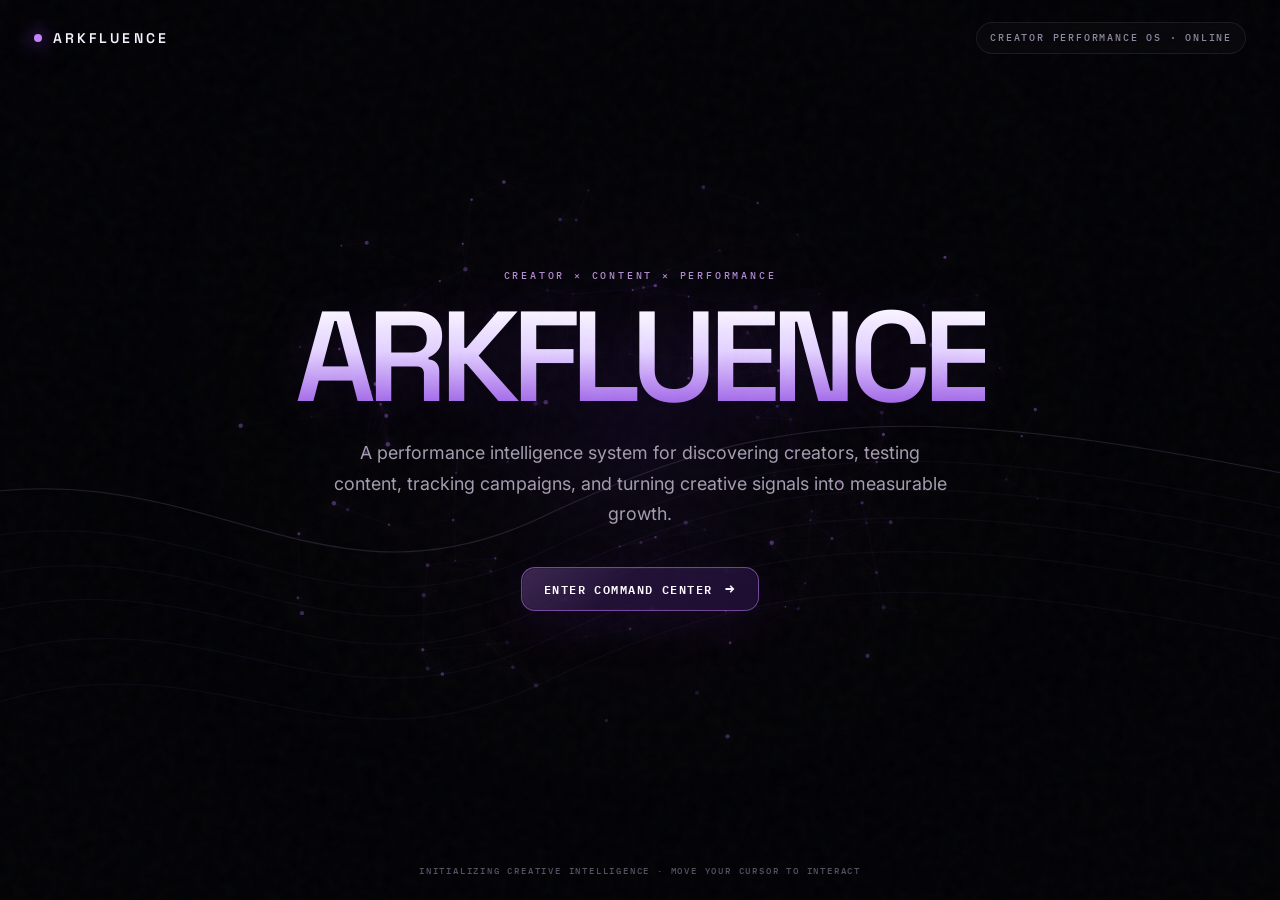
<file: index.html>
<!DOCTYPE html>
<html lang="en">
<head>
<meta charset="UTF-8">
<meta name="viewport" content="width=device-width, initial-scale=1.0">
<title>ARKFLUENCE — Creator Performance OS</title>
<link rel="preconnect" href="https://fonts.googleapis.com">
<link href="https://fonts.googleapis.com/css2?family=Inter:wght@400;500;600;700&family=Space+Grotesk:wght@400;500;600;700&family=IBM+Plex+Mono:wght@400;500;600&display=swap" rel="stylesheet">
<style>
:root{
  --bg:#020205;
  --panel:rgba(8,8,16,.58);
  --line:rgba(184,120,255,.18);
  --purple:#a855f7;
  --violet:#7c3aed;
  --text:#f5f3ff;
  --muted:#9b94ad;
}
*{box-sizing:border-box}
html,body{margin:0;width:100%;height:100%;overflow:hidden;background:var(--bg);color:var(--text)}
body{font-family:Inter,system-ui,sans-serif}
#particleCanvas{position:fixed;inset:0;width:100%;height:100%;display:block}
.signal-field{position:fixed;inset:0;z-index:1;pointer-events:none;opacity:.34;mix-blend-mode:screen}
.signal-field svg{width:100%;height:100%;display:block}
.signal-line{fill:none;stroke:rgba(180,120,255,.22);stroke-width:.7;vector-effect:non-scaling-stroke}
.signal-line.hot{stroke:rgba(216,180,254,.42);stroke-width:1.1}
.vignette{position:fixed;inset:0;pointer-events:none;background:
  radial-gradient(circle at 50% 46%,transparent 0%,rgba(2,2,5,.08) 42%,rgba(2,2,5,.9) 100%),
  linear-gradient(180deg,rgba(2,2,5,.18),rgba(2,2,5,.45))}
.grain{position:fixed;inset:-50%;pointer-events:none;opacity:.035;background-image:url("data:image/svg+xml,%3Csvg viewBox='0 0 180 180' xmlns='http://www.w3.org/2000/svg'%3E%3Cfilter id='n'%3E%3CfeTurbulence type='fractalNoise' baseFrequency='.9' numOctaves='4' stitchTiles='stitch'/%3E%3C/filter%3E%3Crect width='100%25' height='100%25' filter='url(%23n)' opacity='.8'/%3E%3C/svg%3E");transform:rotate(8deg)}
.topbar{position:fixed;top:0;left:0;right:0;z-index:3;height:76px;display:flex;align-items:center;justify-content:space-between;padding:0 34px}
.brand{display:flex;align-items:center;gap:11px;font:600 14px/1 "Space Grotesk",sans-serif;letter-spacing:.22em}
.brand-dot{width:8px;height:8px;border-radius:50%;background:#c084fc;box-shadow:0 0 18px #a855f7,0 0 34px rgba(168,85,247,.5)}
.status{font:500 10px/1 "IBM Plex Mono",monospace;letter-spacing:.18em;color:#8f879f;border:1px solid rgba(255,255,255,.08);padding:10px 13px;border-radius:999px;background:rgba(255,255,255,.025);backdrop-filter:blur(12px)}
.hero{position:relative;z-index:2;width:min(920px,calc(100% - 40px));height:100%;margin:auto;display:flex;flex-direction:column;align-items:center;justify-content:center;text-align:center;padding-bottom:2vh}
.eyebrow{font:500 10px/1 "IBM Plex Mono",monospace;letter-spacing:.28em;color:#b18bcf;margin-bottom:22px}
h1{margin:0;font:600 clamp(58px,10vw,132px)/.84 "Space Grotesk",sans-serif;letter-spacing:-.065em;background:linear-gradient(180deg,#fff 0%,#e7d9ff 45%,#9b5de5 100%);-webkit-background-clip:text;background-clip:text;color:transparent;text-shadow:0 0 55px rgba(168,85,247,.12)}
.subtitle{margin:28px 0 0;max-width:620px;color:#a49daf;font-size:clamp(14px,1.4vw,18px);line-height:1.7}
.cta{margin-top:38px;position:relative;display:inline-flex;align-items:center;gap:12px;padding:15px 22px;border:1px solid rgba(196,130,255,.5);border-radius:14px;background:linear-gradient(135deg,rgba(168,85,247,.24),rgba(76,29,149,.16));color:#fff;text-decoration:none;font:600 12px/1 "IBM Plex Mono",monospace;letter-spacing:.12em;box-shadow:0 0 0 1px rgba(255,255,255,.025) inset,0 12px 45px rgba(88,28,135,.18);backdrop-filter:blur(14px);transition:transform .22s ease,border-color .22s ease,box-shadow .22s ease}
.cta:before{content:"";position:absolute;inset:-1px;border-radius:14px;background:linear-gradient(90deg,transparent,rgba(216,180,254,.55),transparent);opacity:0;transition:opacity .22s ease}
.cta:after{content:"";position:absolute;inset:1px;border-radius:13px;background:linear-gradient(135deg,rgba(255,255,255,.07),transparent 42%,rgba(168,85,247,.08));pointer-events:none}
.cta:hover{transform:translateY(-2px);border-color:rgba(216,180,254,.9);box-shadow:0 16px 55px rgba(126,34,206,.28)}
.cta:hover:before{opacity:1}
.arrow{font-size:16px;line-height:0;transition:transform .22s ease}.cta:hover .arrow{transform:translateX(4px)}
.footer{position:fixed;bottom:25px;left:0;right:0;z-index:2;text-align:center;color:#575163;font:500 9px/1 "IBM Plex Mono",monospace;letter-spacing:.2em}
@media(max-width:640px){
  .topbar{padding:0 18px;height:66px}.status{display:none}.brand{font-size:12px}
  .hero{width:calc(100% - 28px)}h1{font-size:clamp(52px,18vw,88px)}
  .subtitle{font-size:13px;max-width:390px}.cta{margin-top:30px;width:min(300px,100%);justify-content:center}
}
@media(prefers-reduced-motion:reduce){.cta,.arrow{transition:none}}
</style>
</head>
<body>
<canvas id="particleCanvas" aria-hidden="true"></canvas>
<div class="signal-field" aria-hidden="true">
  <svg viewBox="0 0 1440 900" preserveAspectRatio="none">
    <path class="signal-line hot" d="M-80 520 C 220 430, 350 620, 610 510 S 1030 380, 1520 470"/>
    <path class="signal-line" d="M-80 555 C 210 465, 380 650, 640 535 S 1040 410, 1520 505"/>
    <path class="signal-line" d="M-80 590 C 190 505, 410 675, 670 560 S 1060 445, 1520 540"/>
    <path class="signal-line" d="M-80 625 C 180 545, 430 700, 700 585 S 1080 480, 1520 575"/>
    <path class="signal-line" d="M-80 660 C 170 585, 450 725, 730 610 S 1100 515, 1520 610"/>
    <path class="signal-line" d="M-80 695 C 160 625, 470 750, 760 635 S 1120 550, 1520 645"/>
  </svg>
</div>
<div class="vignette" aria-hidden="true"></div>
<div class="grain" aria-hidden="true"></div>

<header class="topbar">
  <div class="brand"><span class="brand-dot"></span>ARKFLUENCE</div>
  <div class="status">CREATOR PERFORMANCE OS · ONLINE</div>
</header>

<main class="hero">
  <div class="eyebrow">CREATOR × CONTENT × PERFORMANCE</div>
  <h1>ARKFLUENCE</h1>
  <p class="subtitle">A performance intelligence system for discovering creators, testing content, tracking campaigns, and turning creative signals into measurable growth.</p>
  <a class="cta" href="dashboard.html" aria-label="Enter ARKFLUENCE dashboard">
    ENTER COMMAND CENTER <span class="arrow">→</span>
  </a>
</main>

<div class="footer">INITIALIZING CREATIVE INTELLIGENCE · MOVE YOUR CURSOR TO INTERACT</div>

<script>
(() => {
  const canvas = document.getElementById('particleCanvas');
  const ctx = canvas.getContext('2d', { alpha: true });
  const reduced = window.matchMedia('(prefers-reduced-motion: reduce)').matches;
  let width = 0, height = 0, dpr = 1, particles = [], mouse = { x: -9999, y: -9999 };

  function resize() {
    dpr = Math.min(window.devicePixelRatio || 1, 2);
    width = window.innerWidth;
    height = window.innerHeight;
    canvas.width = Math.floor(width * dpr);
    canvas.height = Math.floor(height * dpr);
    canvas.style.width = width + 'px';
    canvas.style.height = height + 'px';
    ctx.setTransform(dpr, 0, 0, dpr, 0, 0);
    const count = Math.min(170, Math.max(70, Math.floor(width * height / 9500)));
    particles = Array.from({ length: count }, (_, i) => {
      const angle = (i / count) * Math.PI * 2;
      const radius = Math.min(width, height) * (.12 + Math.random() * .34);
      return {
        x: width / 2 + Math.cos(angle) * radius,
        y: height / 2 + Math.sin(angle) * radius * .72,
        vx: (Math.random() - .5) * .18,
        vy: (Math.random() - .5) * .18,
        r: .7 + Math.random() * 1.6,
        phase: Math.random() * Math.PI * 2
      };
    });
  }

  function draw(time) {
    ctx.clearRect(0, 0, width, height);
    const t = time * .00035;
    const maxLink = Math.min(135, width * .12);
    const paths = document.querySelectorAll('.signal-line');
    paths.forEach((path, idx) => {
      const phase = (idx - 2) * 12;
      const bend = Math.sin(t * 2.2 + idx) * 8;
      const y = 520 + idx * 35 + bend;
      path.setAttribute('d', 'M-80 ' + (y + phase) + ' C 220 ' + (y - 90) + ', 350 ' + (y + 100) + ', 610 ' + (y - 10) + ' S 1030 ' + (y - 130) + ', 1520 ' + (y - 40));
      if (mouse.x > -1000) {
        const strength = Math.max(0, 1 - Math.abs(mouse.y - y) / 220);
        path.style.opacity = String(.25 + strength * .75);
        path.style.transform = 'translateY(' + ((mouse.x - width/2) / width * 10 * strength) + 'px)';
      }
    });

    for (let i = 0; i < particles.length; i++) {
      const p = particles[i];
      if (!reduced) {
        const dx = p.x - width / 2;
        const dy = p.y - height / 2;
        const dist = Math.max(1, Math.hypot(dx, dy));
        const swirl = .0008 * (1 + 80 / dist);
        p.vx += -dy * swirl * .018 + Math.sin(t + p.phase) * .0015;
        p.vy +=  dx * swirl * .018 + Math.cos(t + p.phase) * .0015;
      }
      const mdx = mouse.x - p.x, mdy = mouse.y - p.y;
      const md = Math.hypot(mdx, mdy);
      if (md < 150) {
        const force = (1 - md / 150) * .018;
        p.vx -= mdx * force;
        p.vy -= mdy * force;
      }
      p.vx *= .995; p.vy *= .995;
      p.x += p.vx; p.y += p.vy;

      const margin = 30;
      if (p.x < -margin) p.x = width + margin;
      if (p.x > width + margin) p.x = -margin;
      if (p.y < -margin) p.y = height + margin;
      if (p.y > height + margin) p.y = -margin;

      const glow = 0.35 + .25 * Math.sin(t * 3 + p.phase);
      ctx.beginPath();
      ctx.arc(p.x, p.y, p.r, 0, Math.PI * 2);
      ctx.fillStyle = 'rgba(190,130,255,' + glow + ')';
      ctx.shadowBlur = 12;
      ctx.shadowColor = 'rgba(168,85,247,.7)';
      ctx.fill();
      ctx.shadowBlur = 0;

      for (let j = i + 1; j < particles.length; j++) {
        const q = particles[j];
        const dx = p.x - q.x, dy = p.y - q.y;
        const d = Math.hypot(dx, dy);
        if (d < maxLink) {
          const alpha = (1 - d / maxLink) * .11;
          ctx.strokeStyle = 'rgba(168,85,247,' + alpha + ')';
          ctx.lineWidth = .65;
          ctx.beginPath(); ctx.moveTo(p.x, p.y); ctx.lineTo(q.x, q.y); ctx.stroke();
        }
      }
    }

    const rg = ctx.createRadialGradient(width/2, height/2, 0, width/2, height/2, Math.min(width,height)*.42);
    rg.addColorStop(0, 'rgba(124,58,237,.12)');
    rg.addColorStop(.45, 'rgba(88,28,135,.045)');
    rg.addColorStop(1, 'rgba(2,2,5,0)');
    ctx.fillStyle = rg;
    ctx.fillRect(0, 0, width, height);

    requestAnimationFrame(draw);
  }

  window.addEventListener('resize', resize, { passive: true });
  window.addEventListener('pointermove', e => { mouse.x = e.clientX; mouse.y = e.clientY; }, { passive: true });
  window.addEventListener('pointerleave', () => { mouse.x = -9999; mouse.y = -9999; });
  resize();
  requestAnimationFrame(draw);
})();
</script>
</body>
</html>
</file>
